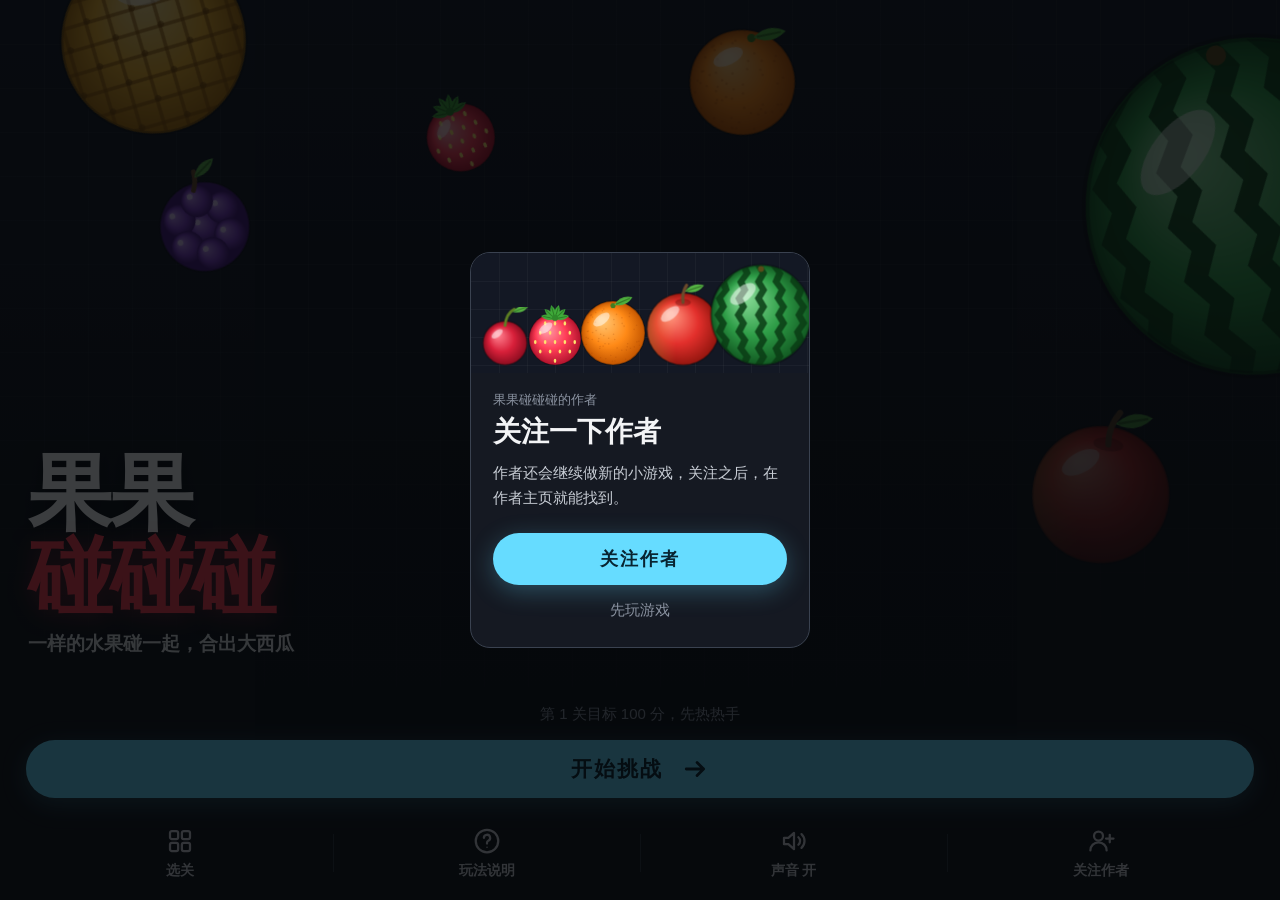
<file: fruit-merge/index.html>
<!DOCTYPE html>
<html lang="zh-CN">
<head>
<meta charset="UTF-8" />
<meta name="viewport"
      content="width=device-width, initial-scale=1.0, maximum-scale=1.0, user-scalable=no, viewport-fit=cover" />
<title>果果碰碰碰</title>
<link rel="stylesheet" href="./style.css" />
</head>
<body>

<!-- 首页 -->
<section id="home" class="screen">
  <div id="hero">
    <canvas id="hero-cv"></canvas>
    <div class="hero-text">
      <h1><span>果果</span><em>碰碰碰</em></h1>
      <p>一样的水果碰一起，合出大西瓜</p>
    </div>
  </div>
  <div class="home-panel">
    <p id="home-best">最高通关 —</p>
    <button id="btn-start" type="button" class="btn-main">开始挑战<svg class="arrow" viewBox="0 0 24 24"><path d="M3 12h16M13 6l6 6-6 6"/></svg></button>
    <nav class="home-nav">
      <button id="nav-levels" type="button">
        <svg viewBox="0 0 24 24" aria-hidden="true"><rect x="4" y="4" width="6.5" height="6.5" rx="1.5"/><rect x="13.5" y="4" width="6.5" height="6.5" rx="1.5"/><rect x="4" y="13.5" width="6.5" height="6.5" rx="1.5"/><rect x="13.5" y="13.5" width="6.5" height="6.5" rx="1.5"/></svg>
        <span>选关</span>
      </button>
      <button id="nav-help" type="button">
        <svg viewBox="0 0 24 24" aria-hidden="true"><circle cx="12" cy="12" r="9"/><path d="M9.5 9.5a2.5 2.5 0 1 1 3.5 2.3c-.6.3-1 .8-1 1.5v.7"/><circle cx="12" cy="17" r=".6" class="dot"/></svg>
        <span>玩法说明</span>
      </button>
      <button id="nav-sound" type="button">
        <svg viewBox="0 0 24 24" aria-hidden="true"><path d="M4 9.5h3.5L12 5.5v13l-4.5-4H4z"/><path class="wave" d="M15.5 9a4 4 0 0 1 0 6M18 6.5a7.5 7.5 0 0 1 0 11"/><path class="mute" d="M16 9.5l5 5M21 9.5l-5 5"/></svg>
        <span id="sound-label">声音 开</span>
      </button>
      <button id="nav-follow" type="button">
        <svg viewBox="0 0 24 24" aria-hidden="true"><circle cx="10" cy="8" r="3.6"/><path d="M3.5 19.5a6.5 6.5 0 0 1 13 0"/><path class="plus" d="M19 7v6M16 10h6"/></svg>
        <span id="follow-label">关注作者</span>
      </button>
    </nav>
  </div>
</section>

<!-- 游戏 -->
<section id="game" class="screen hidden">
  <header id="bar">
    <button id="btn-back" type="button" aria-label="返回主页">
      <svg viewBox="0 0 24 24" aria-hidden="true"><path d="M14.5 5.5L8 12l6.5 6.5"/></svg>
    </button>
    <div class="bar-mid">
      <div id="level">第 1 关</div>
      <div class="bar-track"><div id="bar-fill"></div></div>
      <div id="progress">0 / 100 分</div>
    </div>
    <button id="btn-restart" type="button" aria-label="重新开始本关">
      <svg viewBox="0 0 24 24" aria-hidden="true"><path d="M5.5 12a6.5 6.5 0 1 0 2-4.7"/><path d="M5 4v4h4"/></svg>
    </button>
  </header>
  <div id="stage"><canvas id="cv"></canvas></div>
</section>

<!-- 结算 -->
<div id="overlay" class="hidden">
  <div id="sheet">
    <p id="r-kicker"></p>
    <div class="r-score"><strong id="r-num"></strong><span id="r-unit"></span></div>
    <div class="r-card">
      <span id="r-tag"></span>
      <h2 id="r-title"></h2>
      <p id="r-sub"></p>
      <dl id="r-stats"></dl>
      <div class="r-track"><div id="r-fill"></div></div>
      <p id="r-hint"></p>
    </div>
    <button id="r-main" type="button" class="btn-main"></button>
    <p id="r-note"></p>
    <button id="r-second" type="button" class="btn-line"></button>
    <button id="r-third" type="button" class="btn-text"></button>
  </div>
</div>

<!-- 弹框 -->
<div id="dialog" class="hidden">
  <div id="dlg-box">
    <div id="dlg-art"></div>
    <p id="dlg-kicker"></p>
    <h3 id="dlg-title"></h3>
    <div id="dlg-body"></div>
    <button id="dlg-main" type="button" class="btn-main"></button>
    <button id="dlg-second" type="button" class="btn-text"></button>
  </div>
</div>

<div id="toast" class="hidden"></div>

<script src="./matter.min.js"></script>
<script src="./game.js"></script>
</body>
</html>
</file>
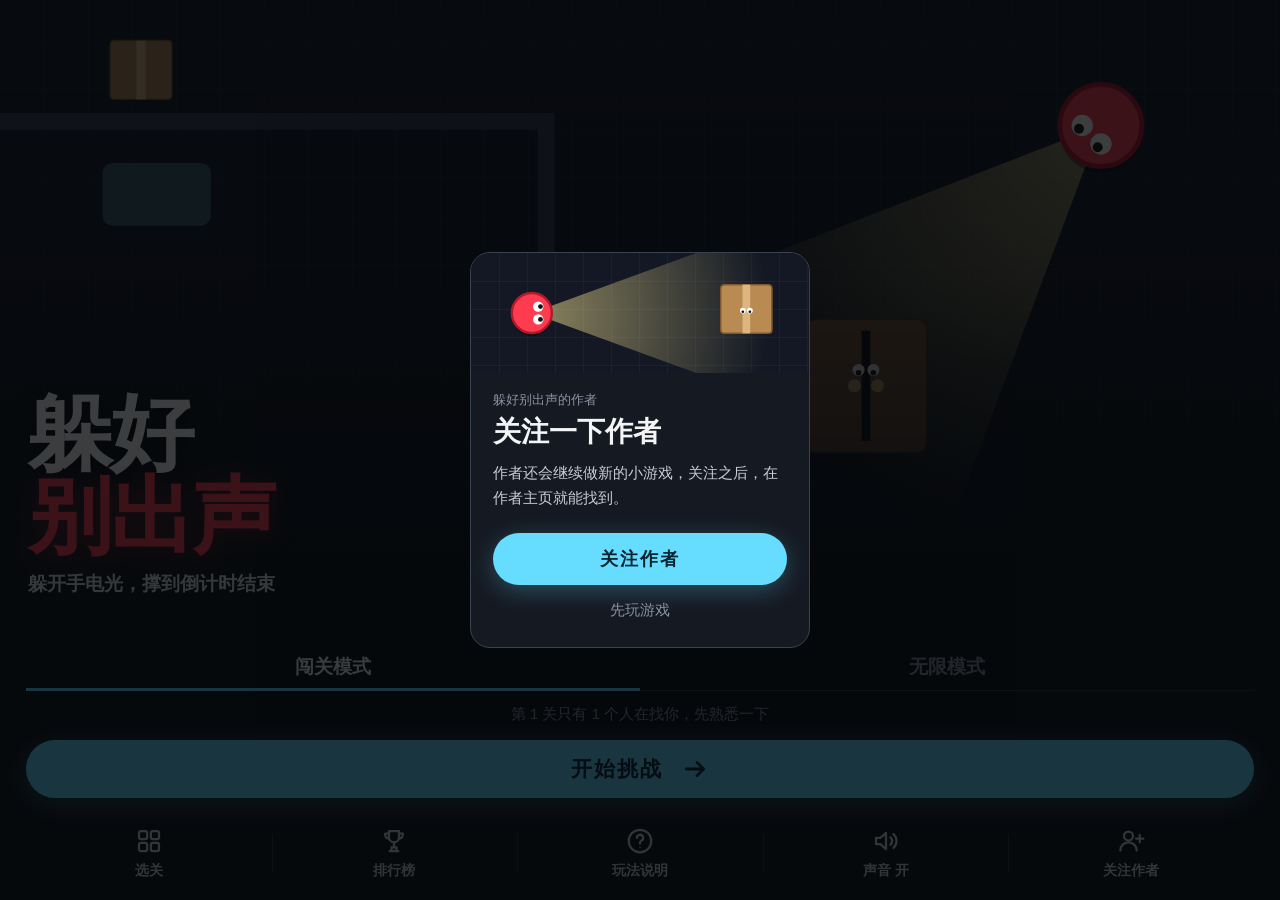
<file: hide-seek/index.html>
<!DOCTYPE html>
<html lang="zh-CN">
<head>
<meta charset="UTF-8" />
<meta name="viewport"
      content="width=device-width, initial-scale=1.0, maximum-scale=1.0, user-scalable=no, viewport-fit=cover" />
<title>躲好别出声</title>
<link rel="stylesheet" href="./style.css" />
</head>
<body>

<!-- 首页 -->
<section id="home" class="screen">
  <div id="hero">
    <canvas id="hero-cv"></canvas>
    <div class="hero-text">
      <h1><span>躲好</span><em>别出声</em></h1>
      <p>躲开手电光，撑到倒计时结束</p>
    </div>
  </div>
  <div class="home-panel">
    <div class="mode-tabs">
      <button id="tab-level" type="button" data-mode="level">闯关模式</button>
      <button id="tab-endless" type="button" data-mode="endless">无限模式</button>
    </div>
    <p id="home-best">最高通关 —</p>
    <button id="btn-start" type="button" class="btn-main">开始挑战<svg class="arrow" viewBox="0 0 24 24"><path d="M3 12h16M13 6l6 6-6 6"/></svg></button>
    <nav class="home-nav">
      <button id="nav-levels" type="button">
        <svg viewBox="0 0 24 24" aria-hidden="true"><rect x="4" y="4" width="6.5" height="6.5" rx="1.5"/><rect x="13.5" y="4" width="6.5" height="6.5" rx="1.5"/><rect x="4" y="13.5" width="6.5" height="6.5" rx="1.5"/><rect x="13.5" y="13.5" width="6.5" height="6.5" rx="1.5"/></svg>
        <span>选关</span>
      </button>
      <button id="nav-rank" type="button">
        <svg viewBox="0 0 24 24" aria-hidden="true"><path d="M8 4h8v5a4 4 0 0 1-8 0z"/><path d="M8 6H5a3 3 0 0 0 3 4M16 6h3a3 3 0 0 1-3 4"/><path d="M12 13v4M8.5 20h7M10 17h4v3h-4z"/></svg>
        <span>排行榜</span>
      </button>
      <button id="nav-help" type="button">
        <svg viewBox="0 0 24 24" aria-hidden="true"><circle cx="12" cy="12" r="9"/><path d="M9.5 9.5a2.5 2.5 0 1 1 3.5 2.3c-.6.3-1 .8-1 1.5v.7"/><circle cx="12" cy="17" r=".6" class="dot"/></svg>
        <span>玩法说明</span>
      </button>
      <button id="nav-sound" type="button">
        <svg viewBox="0 0 24 24" aria-hidden="true"><path d="M4 9.5h3.5L12 5.5v13l-4.5-4H4z"/><path class="wave" d="M15.5 9a4 4 0 0 1 0 6M18 6.5a7.5 7.5 0 0 1 0 11"/><path class="mute" d="M16 9.5l5 5M21 9.5l-5 5"/></svg>
        <span id="sound-label">声音 开</span>
      </button>
      <button id="nav-follow" type="button">
        <svg viewBox="0 0 24 24" aria-hidden="true"><circle cx="10" cy="8" r="3.6"/><path d="M3.5 19.5a6.5 6.5 0 0 1 13 0"/><path class="plus" d="M19 7v6M16 10h6"/></svg>
        <span id="follow-label">关注作者</span>
      </button>
    </nav>
  </div>
</section>

<!-- 游戏 -->
<section id="game" class="screen hidden">
  <header id="bar">
    <button id="btn-back" type="button" aria-label="返回主页">
      <svg viewBox="0 0 24 24" aria-hidden="true"><path d="M14.5 5.5L8 12l6.5 6.5"/></svg>
    </button>
    <div class="bar-mid">
      <div id="level">第 1 关</div>
      <div class="bar-track"><div id="bar-fill"></div></div>
      <div id="progress">还要躲 0 秒</div>
    </div>
    <button id="btn-restart" type="button" aria-label="重新开始本关">
      <svg viewBox="0 0 24 24" aria-hidden="true"><path d="M5.5 12a6.5 6.5 0 1 0 2-4.7"/><path d="M5 4v4h4"/></svg>
    </button>
  </header>
  <div id="stage"><canvas id="cv"></canvas></div>
</section>

<!-- 结算 -->
<div id="overlay" class="hidden">
  <div id="sheet">
    <p id="r-kicker"></p>
    <div class="r-score"><strong id="r-num"></strong><span id="r-unit"></span></div>
    <div class="r-card">
      <span id="r-tag"></span>
      <h2 id="r-title"></h2>
      <p id="r-sub"></p>
      <dl id="r-stats"></dl>
      <div class="r-track"><div id="r-fill"></div></div>
      <p id="r-hint"></p>
    </div>
    <button id="r-main" type="button" class="btn-main"></button>
    <p id="r-note"></p>
    <button id="r-second" type="button" class="btn-line"></button>
    <button id="r-third" type="button" class="btn-text"></button>
    <button id="r-fourth" type="button" class="btn-text"></button>
  </div>
</div>

<!-- 弹框 -->
<div id="dialog" class="hidden">
  <div id="dlg-box">
    <div id="dlg-art"></div>
    <p id="dlg-kicker"></p>
    <h3 id="dlg-title"></h3>
    <div id="dlg-body"></div>
    <button id="dlg-main" type="button" class="btn-main"></button>
    <button id="dlg-second" type="button" class="btn-text"></button>
  </div>
</div>

<div id="toast" class="hidden"></div>

<script src="./game.js"></script>
</body>
</html>
</file>
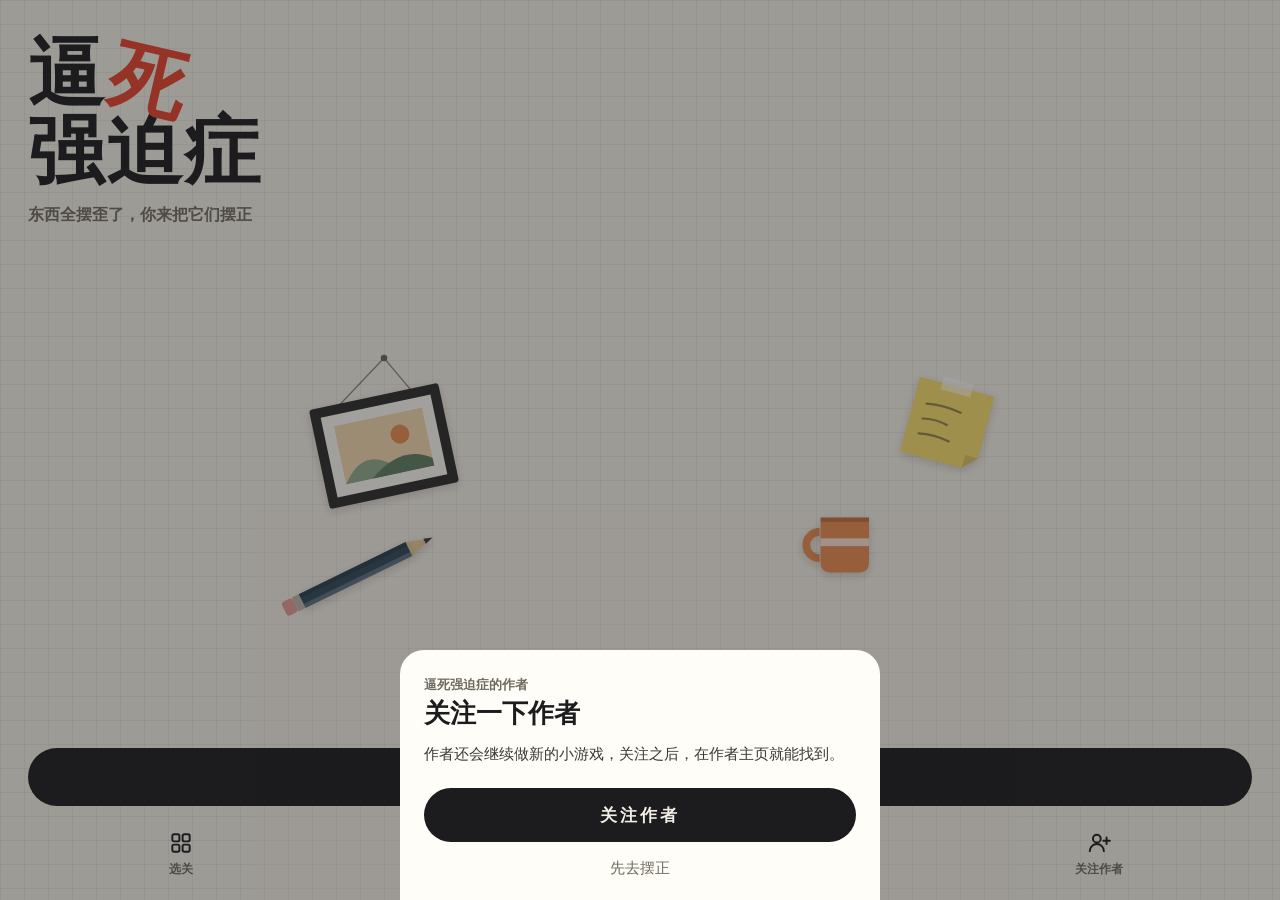
<file: neat-freak/index.html>
<!DOCTYPE html>
<html lang="zh-CN">
<head>
<meta charset="UTF-8" />
<meta name="viewport"
      content="width=device-width, initial-scale=1.0, maximum-scale=1.0, user-scalable=no, viewport-fit=cover" />
<title>逼死强迫症</title>
<link rel="stylesheet" href="./style.css" />
</head>
<body>

<!-- 首页 -->
<section id="home" class="screen">
  <canvas id="hero-cv"></canvas>
  <div class="home-top">
    <h1><span>逼<button id="crook" type="button" aria-label="把这个字摆正">死</button></span><span>强迫症</span></h1>
    <p id="crook-note">东西全摆歪了，你来把它们摆正</p>
  </div>
  <div class="home-panel">
    <p id="home-best"></p>
    <button id="btn-start" type="button" class="btn-main">开始摆正</button>
    <nav class="home-nav">
      <button id="nav-levels" type="button">
        <svg viewBox="0 0 24 24" aria-hidden="true"><rect x="4" y="4" width="6.5" height="6.5" rx="1.5"/><rect x="13.5" y="4" width="6.5" height="6.5" rx="1.5"/><rect x="4" y="13.5" width="6.5" height="6.5" rx="1.5"/><rect x="13.5" y="13.5" width="6.5" height="6.5" rx="1.5"/></svg>
        <span>选关</span>
      </button>
      <button id="nav-help" type="button">
        <svg viewBox="0 0 24 24" aria-hidden="true"><circle cx="12" cy="12" r="9"/><path d="M9.5 9.5a2.5 2.5 0 1 1 3.5 2.3c-.6.3-1 .8-1 1.5v.7"/><circle cx="12" cy="17" r=".6" class="dot"/></svg>
        <span>玩法</span>
      </button>
      <button id="nav-sound" type="button">
        <svg viewBox="0 0 24 24" aria-hidden="true"><path d="M4 9.5h3.5L12 5.5v13l-4.5-4H4z"/><path class="wave" d="M15.5 9a4 4 0 0 1 0 6M18 6.5a7.5 7.5 0 0 1 0 11"/><path class="mute" d="M16 9.5l5 5M21 9.5l-5 5"/></svg>
        <span id="sound-label">声音</span>
      </button>
      <button id="nav-follow" type="button">
        <svg viewBox="0 0 24 24" aria-hidden="true"><circle cx="10" cy="8" r="3.6"/><path d="M3.5 19.5a6.5 6.5 0 0 1 13 0"/><path class="plus" d="M19 7v6M16 10h6"/></svg>
        <span id="follow-label">关注作者</span>
      </button>
    </nav>
  </div>
</section>

<!-- 游戏 -->
<section id="game" class="screen hidden">
  <header id="bar">
    <button id="btn-back" type="button" class="round" aria-label="返回主页">
      <svg viewBox="0 0 24 24" aria-hidden="true"><path d="M14.5 5.5L8 12l6.5 6.5"/></svg>
    </button>
    <div class="bar-mid">
      <div id="level">第 1 关</div>
      <div id="progress"></div>
    </div>
    <button id="btn-hint" type="button" class="round" aria-label="提示">
      <svg viewBox="0 0 24 24" aria-hidden="true"><path d="M9 18h6M10 21h4"/><path d="M12 3a6 6 0 0 0-3.5 10.9c.6.4 1 1.1 1 1.8V16h5v-.3c0-.7.4-1.4 1-1.8A6 6 0 0 0 12 3z"/></svg>
    </button>
    <button id="btn-restart" type="button" class="round" aria-label="重来">
      <svg viewBox="0 0 24 24" aria-hidden="true"><path d="M5.5 12a6.5 6.5 0 1 0 2-4.7"/><path d="M5 4v4h4"/></svg>
    </button>
  </header>
  <div id="stage"><canvas id="cv"></canvas></div>
  <p id="tip"></p>
</section>

<!-- 结算：白色抽屉从下面升起，上面露出摆整齐的画面 -->
<div id="overlay" class="hidden">
  <div id="sheet">
    <p id="r-kicker"></p>
    <h2 id="r-title"></h2>
    <p id="r-sub"></p>
    <div class="r-time"><strong id="r-num"></strong><span>秒</span><em id="r-best"></em></div>
    <button id="r-main" type="button" class="btn-main"></button>
    <div class="r-links">
      <button id="r-share" type="button">晒一下</button>
      <button id="r-again" type="button">再玩一次</button>
      <button id="r-home" type="button">返回主页</button>
    </div>
  </div>
</div>

<!-- 弹框 -->
<div id="dialog" class="hidden">
  <div id="dlg-box">
    <p id="dlg-kicker"></p>
    <h3 id="dlg-title"></h3>
    <div id="dlg-body"></div>
    <button id="dlg-main" type="button" class="btn-main"></button>
    <button id="dlg-second" type="button" class="btn-text"></button>
  </div>
</div>

<div id="toast" class="hidden"></div>

<script src="./game.js"></script>
</body>
</html>
</file>
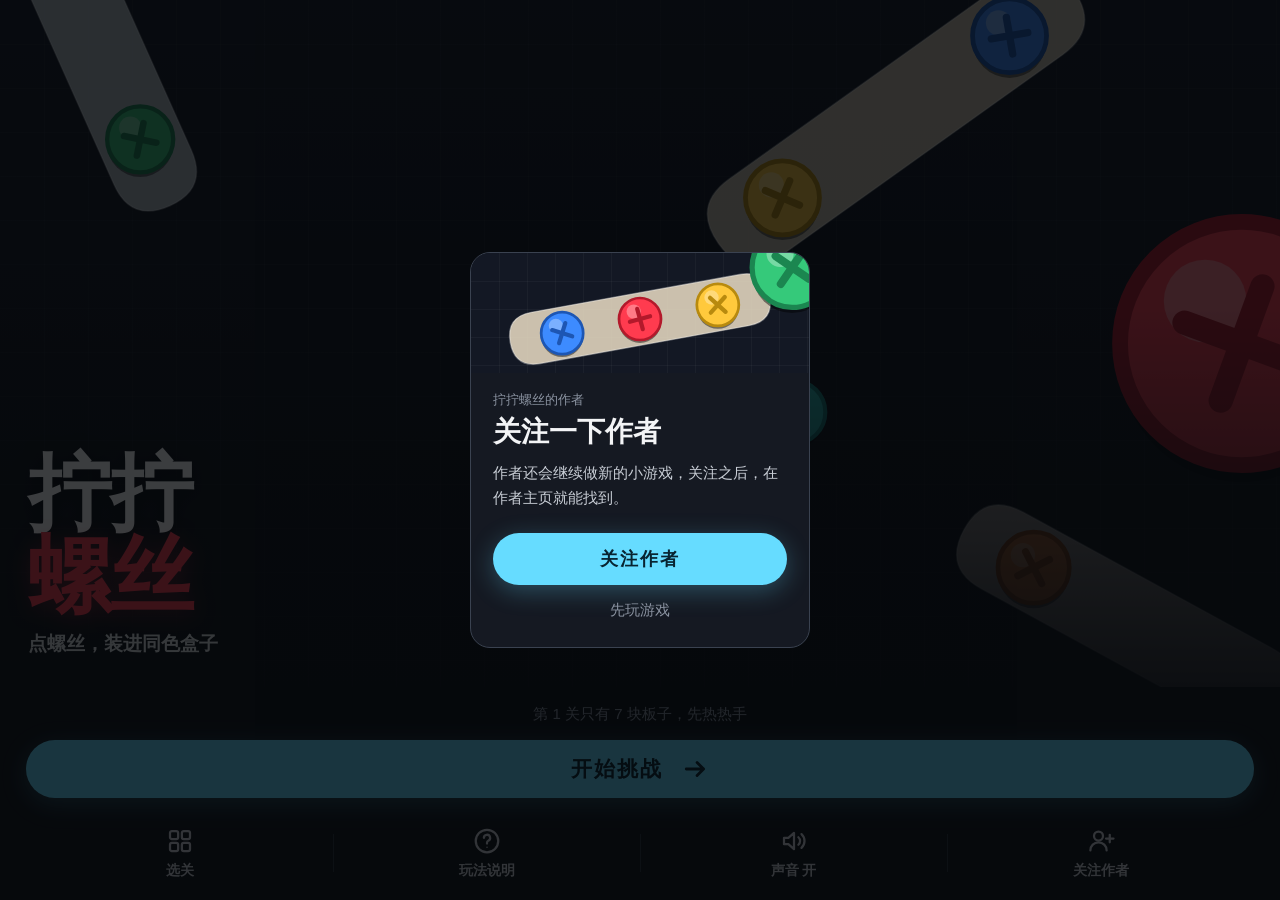
<file: screw-jam/index.html>
<!DOCTYPE html>
<html lang="zh-CN">
<head>
<meta charset="UTF-8" />
<meta name="viewport"
      content="width=device-width, initial-scale=1.0, maximum-scale=1.0, user-scalable=no, viewport-fit=cover" />
<title>拧拧螺丝</title>
<link rel="stylesheet" href="./style.css" />
</head>
<body>

<!-- 首页 -->
<section id="home" class="screen">
  <div id="hero">
    <canvas id="hero-cv"></canvas>
    <div class="hero-text">
      <h1><span>拧拧</span><em>螺丝</em></h1>
      <p>点螺丝，装进同色盒子</p>
    </div>
  </div>
  <div class="home-panel">
    <p id="home-best">最高通关 —</p>
    <button id="btn-start" type="button" class="btn-main">开始第 1 关<svg class="arrow" viewBox="0 0 24 24"><path d="M3 12h16M13 6l6 6-6 6"/></svg></button>
    <nav class="home-nav">
      <button id="nav-levels" type="button">
        <svg viewBox="0 0 24 24" aria-hidden="true"><rect x="4" y="4" width="6.5" height="6.5" rx="1.5"/><rect x="13.5" y="4" width="6.5" height="6.5" rx="1.5"/><rect x="4" y="13.5" width="6.5" height="6.5" rx="1.5"/><rect x="13.5" y="13.5" width="6.5" height="6.5" rx="1.5"/></svg>
        <span>选关</span>
      </button>
      <button id="nav-help" type="button">
        <svg viewBox="0 0 24 24" aria-hidden="true"><circle cx="12" cy="12" r="9"/><path d="M9.5 9.5a2.5 2.5 0 1 1 3.5 2.3c-.6.3-1 .8-1 1.5v.7"/><circle cx="12" cy="17" r=".6" class="dot"/></svg>
        <span>玩法说明</span>
      </button>
      <button id="nav-sound" type="button">
        <svg viewBox="0 0 24 24" aria-hidden="true"><path d="M4 9.5h3.5L12 5.5v13l-4.5-4H4z"/><path class="wave" d="M15.5 9a4 4 0 0 1 0 6M18 6.5a7.5 7.5 0 0 1 0 11"/><path class="mute" d="M16 9.5l5 5M21 9.5l-5 5"/></svg>
        <span id="sound-label">声音 开</span>
      </button>
      <button id="nav-follow" type="button">
        <svg viewBox="0 0 24 24" aria-hidden="true"><circle cx="10" cy="8" r="3.6"/><path d="M3.5 19.5a6.5 6.5 0 0 1 13 0"/><path class="plus" d="M19 7v6M16 10h6"/></svg>
        <span id="follow-label">关注作者</span>
      </button>
    </nav>
  </div>
</section>

<!-- 游戏 -->
<section id="game" class="screen hidden">
  <header id="bar">
    <button id="btn-back" type="button" aria-label="返回主页">
      <svg viewBox="0 0 24 24" aria-hidden="true"><path d="M14.5 5.5L8 12l6.5 6.5"/></svg>
    </button>
    <div class="bar-mid">
      <div id="level">第 1 关</div>
      <div id="progress">拧下 0 / 0</div>
    </div>
    <button id="btn-restart" type="button" aria-label="重新开始本关">
      <svg viewBox="0 0 24 24" aria-hidden="true"><path d="M5.5 12a6.5 6.5 0 1 0 2-4.7"/><path d="M5 4v4h4"/></svg>
    </button>
  </header>
  <div id="stage"><canvas id="cv"></canvas></div>
</section>

<!-- 结算 -->
<div id="overlay" class="hidden">
  <div id="sheet">
    <p id="r-kicker"></p>
    <div class="r-score"><strong id="r-num"></strong><span id="r-unit"></span></div>
    <div class="r-card">
      <span id="r-tag"></span>
      <h2 id="r-title"></h2>
      <p id="r-sub"></p>
      <dl id="r-stats"></dl>
      <div class="r-track"><div id="r-fill"></div></div>
      <p id="r-hint"></p>
    </div>
    <button id="r-main" type="button" class="btn-main"></button>
    <p id="r-note"></p>
    <button id="r-second" type="button" class="btn-line"></button>
    <button id="r-third" type="button" class="btn-text"></button>
  </div>
</div>

<!-- 弹框 -->
<div id="dialog" class="hidden">
  <div id="dlg-box">
    <div id="dlg-art"></div>
    <p id="dlg-kicker"></p>
    <h3 id="dlg-title"></h3>
    <div id="dlg-body"></div>
    <button id="dlg-main" type="button" class="btn-main"></button>
    <button id="dlg-second" type="button" class="btn-text"></button>
  </div>
</div>

<div id="toast" class="hidden"></div>

<script src="./game.js"></script>
</body>
</html>
</file>
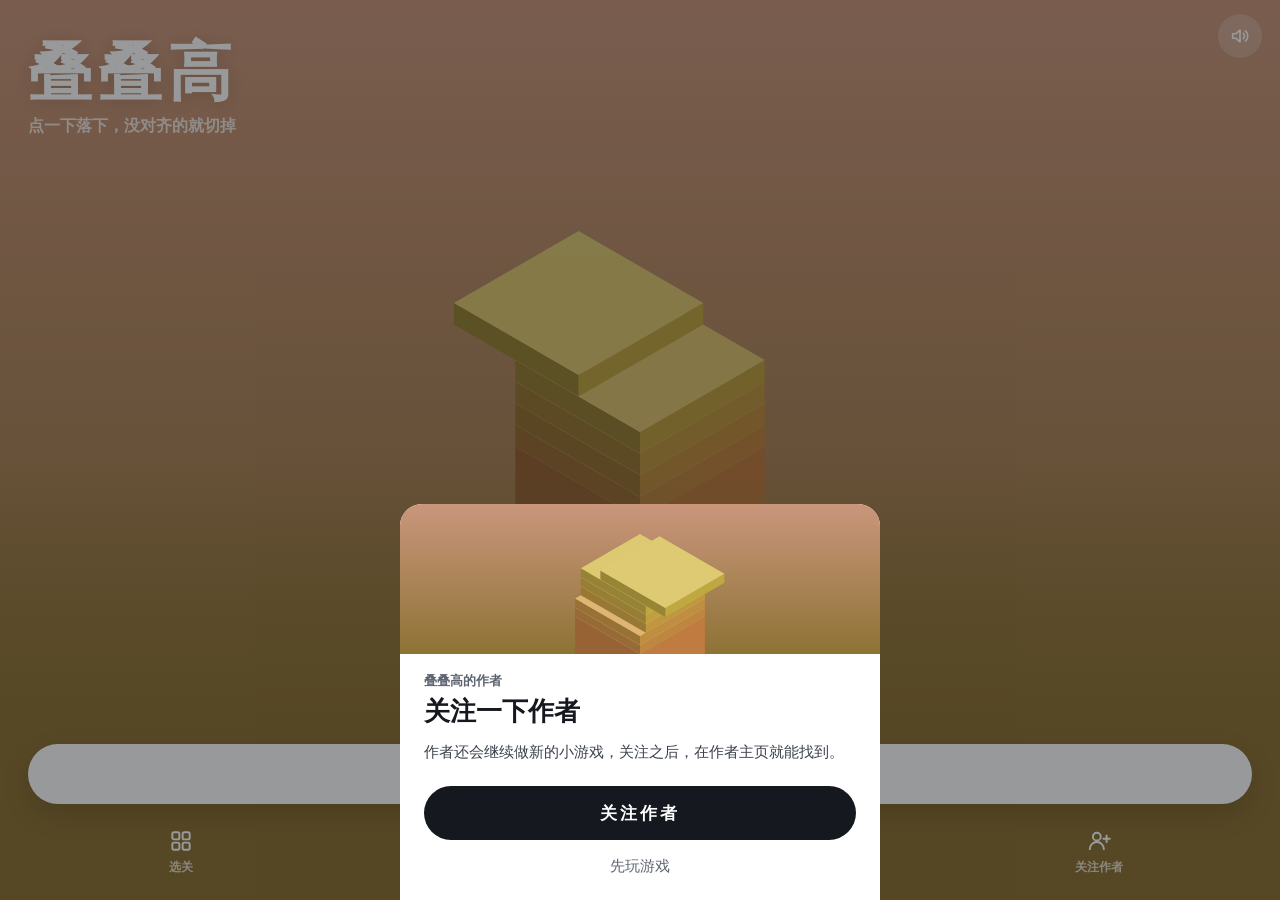
<file: stack-tower/index.html>
<!DOCTYPE html>
<html lang="zh-CN">
<head>
<meta charset="UTF-8" />
<meta name="viewport"
      content="width=device-width, initial-scale=1.0, maximum-scale=1.0, user-scalable=no, viewport-fit=cover" />
<title>叠叠高</title>
<link rel="stylesheet" href="./style.css" />
</head>
<body>

<!-- 首页：整屏是一座自己在叠的塔 -->
<section id="home" class="screen">
  <canvas id="hero-cv"></canvas>
  <button id="btn-sound" type="button" class="round" aria-label="声音开关">
    <svg viewBox="0 0 24 24" aria-hidden="true"><path d="M4 9.5h3.5L12 5.5v13l-4.5-4H4z"/><path class="wave" d="M15.5 9a4 4 0 0 1 0 6M18 6.5a7.5 7.5 0 0 1 0 11"/><path class="mute" d="M16 9.5l5 5M21 9.5l-5 5"/></svg>
  </button>
  <div class="home-top">
    <h1>叠叠高</h1>
    <p>点一下落下，没对齐的就切掉</p>
  </div>
  <div class="home-panel">
    <div class="mode-tabs">
      <button id="tab-level" type="button" data-mode="level">闯关</button>
      <button id="tab-endless" type="button" data-mode="endless">无限</button>
    </div>
    <p id="home-best">—</p>
    <button id="btn-start" type="button" class="btn-main">开始</button>
    <nav class="home-nav">
      <button id="nav-levels" type="button">
        <svg viewBox="0 0 24 24" aria-hidden="true"><rect x="4" y="4" width="6.5" height="6.5" rx="1.5"/><rect x="13.5" y="4" width="6.5" height="6.5" rx="1.5"/><rect x="4" y="13.5" width="6.5" height="6.5" rx="1.5"/><rect x="13.5" y="13.5" width="6.5" height="6.5" rx="1.5"/></svg>
        <span>选关</span>
      </button>
      <button id="nav-rank" type="button">
        <svg viewBox="0 0 24 24" aria-hidden="true"><path d="M8 4h8v5a4 4 0 0 1-8 0z"/><path d="M8 6H5a3 3 0 0 0 3 4M16 6h3a3 3 0 0 1-3 4"/><path d="M12 13v4M8.5 20h7M10 17h4v3h-4z"/></svg>
        <span>排行榜</span>
      </button>
      <button id="nav-help" type="button">
        <svg viewBox="0 0 24 24" aria-hidden="true"><circle cx="12" cy="12" r="9"/><path d="M9.5 9.5a2.5 2.5 0 1 1 3.5 2.3c-.6.3-1 .8-1 1.5v.7"/><circle cx="12" cy="17" r=".6" class="dot"/></svg>
        <span>玩法</span>
      </button>
      <button id="nav-follow" type="button">
        <svg viewBox="0 0 24 24" aria-hidden="true"><circle cx="10" cy="8" r="3.6"/><path d="M3.5 19.5a6.5 6.5 0 0 1 13 0"/><path class="plus" d="M19 7v6M16 10h6"/></svg>
        <span id="follow-label">关注作者</span>
      </button>
    </nav>
  </div>
</section>

<!-- 游戏 -->
<section id="game" class="screen hidden">
  <header id="bar">
    <button id="btn-back" type="button" class="round" aria-label="返回主页">
      <svg viewBox="0 0 24 24" aria-hidden="true"><path d="M14.5 5.5L8 12l6.5 6.5"/></svg>
    </button>
    <div class="bar-mid">
      <div id="level">第 1 关</div>
      <div class="bar-track"><div id="bar-fill"></div></div>
      <div id="progress">最佳 0 层</div>
    </div>
    <button id="btn-restart" type="button" class="round" aria-label="重新开始本关">
      <svg viewBox="0 0 24 24" aria-hidden="true"><path d="M5.5 12a6.5 6.5 0 1 0 2-4.7"/><path d="M5 4v4h4"/></svg>
    </button>
  </header>
  <div id="stage"><canvas id="cv"></canvas></div>
</section>

<!-- 结算：不挡塔，上面是成绩，下面是按钮，中间露出整座塔 -->
<div id="overlay" class="hidden">
  <div id="sheet">
    <div class="r-top">
      <p class="r-head"><span id="r-kicker"></span><span id="r-tag"></span></p>
      <div class="r-score"><strong id="r-num"></strong><span id="r-unit"></span></div>
      <h2 id="r-title"></h2>
      <p id="r-sub"></p>
    </div>
    <div class="r-gap"></div>
    <div class="r-bottom">
      <dl id="r-stats"></dl>
      <div class="r-track"><div id="r-fill"></div></div>
      <p id="r-hint"></p>
      <button id="r-main" type="button" class="btn-main"></button>
      <p id="r-note"></p>
      <div class="r-links">
        <button id="r-second" type="button"></button>
        <button id="r-third" type="button"></button>
        <button id="r-fourth" type="button"></button>
      </div>
    </div>
  </div>
</div>

<!-- 弹框 -->
<div id="dialog" class="hidden">
  <div id="dlg-box">
    <div id="dlg-art"></div>
    <p id="dlg-kicker"></p>
    <h3 id="dlg-title"></h3>
    <div id="dlg-body"></div>
    <button id="dlg-main" type="button" class="btn-main"></button>
    <button id="dlg-second" type="button" class="btn-text"></button>
  </div>
</div>

<div id="toast" class="hidden"></div>

<script src="./game.js"></script>
</body>
</html>
</file>
<file: fruit-merge/style.css>
*, *::before, *::after { box-sizing: border-box; margin: 0; padding: 0; }

:root {
  --bg: #0d1016;
  --panel: #151922;
  --raise: #1c212c;
  --line: #2a303c;
  --ink: #f3f4f6;
  --muted: #8b93a1;
  --cyan: #66dcff;
  --cyan-ink: #082431;
  --red: #ff3b4f;
  --safe-top: var(--safe-area-inset-top, env(safe-area-inset-top, 0px));
  --top-inset: var(--safe-top);
  --safe-bottom: var(--safe-area-inset-bottom, env(safe-area-inset-bottom, 0px));
}

html, body { width: 100%; height: 100%; overflow: hidden; background: var(--bg); }

body {
  color: var(--ink);
  font-family: -apple-system, BlinkMacSystemFont, "PingFang SC", "Hiragino Sans GB",
               "Source Han Sans SC", "Noto Sans CJK SC", "Microsoft YaHei", sans-serif;
  -webkit-font-smoothing: antialiased;
  -webkit-tap-highlight-color: transparent;
  -webkit-user-select: none;
  user-select: none;
  -webkit-touch-callout: none;
}

button { font: inherit; color: inherit; border: 0; background: none; cursor: pointer; }
button:active { opacity: 0.75; }

svg {
  fill: none;
  stroke: currentColor;
  stroke-width: 1.8;
  stroke-linecap: round;
  stroke-linejoin: round;
}
svg .dot { fill: currentColor; stroke: none; }

.hidden { display: none !important; }

.screen {
  position: absolute;
  left: 0; right: 0; top: 0; bottom: 0;
  display: flex;
  flex-direction: column;
}

/* ---------- 按钮 ---------- */
.btn-main {
  display: flex;
  align-items: center;
  justify-content: center;
  width: 100%;
  height: 58px;
  border-radius: 29px;
  background: var(--cyan);
  color: var(--cyan-ink);
  font-size: 21px;
  font-weight: 800;
  letter-spacing: 2px;
  box-shadow: 0 6px 24px rgba(102, 220, 255, 0.28);
}
.btn-main[disabled] { opacity: 0.55; }

.arrow {
  width: 26px;
  height: 26px;
  margin-left: 20px;
  stroke-width: 2.6;
}

.btn-line {
  display: block;
  width: 100%;
  height: 52px;
  margin-top: 12px;
  border-radius: 26px;
  border: 1.5px solid #3a4250;
  font-size: 17px;
  font-weight: 600;
  color: #c9ced6;
}

.btn-text {
  display: block;
  width: 100%;
  height: 44px;
  margin-top: 4px;
  font-size: 15px;
  color: var(--muted);
}

/* ---------- 首页 ---------- */
#hero { position: relative; flex: 1; overflow: hidden; }
#hero-cv { position: absolute; left: 0; top: 0; display: block; }

.hero-text {
  position: absolute;
  left: 28px;
  bottom: 30px;
  right: 28px;
}

.hero-text h1 {
  font-size: 84px;
  line-height: 0.98;
  font-weight: 900;
  letter-spacing: -2px;
}
.hero-text h1 span, .hero-text h1 em { display: block; font-style: normal; }
.hero-text h1 span { color: #fff; text-shadow: 0 4px 18px rgba(0, 0, 0, 0.6); }
.hero-text h1 em { color: var(--red); text-shadow: 0 4px 22px rgba(255, 59, 79, 0.35); }

.hero-text p {
  margin-top: 14px;
  font-size: 19px;
  font-weight: 700;
  color: #e6e8eb;
}

.home-panel {
  flex: 0 0 auto;
  padding: 18px 26px 0;
  padding-bottom: calc(14px + var(--safe-bottom));
  background: var(--bg);
}

#home-best {
  text-align: center;
  font-size: 15px;
  color: var(--muted);
  margin-bottom: 16px;
}
#home-best b { color: var(--ink); font-weight: 700; }

.home-nav {
  display: flex;
  margin-top: 22px;
}
.home-nav button {
  flex: 1;
  display: flex;
  flex-direction: column;
  align-items: center;
  padding: 6px 0;
  color: #d5d9df;
  font-size: 14px;
  font-weight: 600;
  position: relative;
}
.home-nav button + button::before {
  content: "";
  position: absolute;
  left: 0; top: 14px; bottom: 14px;
  width: 1px;
  background: var(--line);
}
.home-nav svg { width: 30px; height: 30px; margin-bottom: 6px; }
.home-nav .mute { display: none; }
.home-nav .muted .wave { display: none; }
.home-nav .muted .mute { display: inline; }
.home-nav .followed { color: var(--muted); }
.home-nav .followed .plus { display: none; }

/* ---------- 游戏页 ---------- */
#bar {
  flex: 0 0 auto;
  display: flex;
  align-items: center;
  padding: 0 12px;
  padding-top: var(--top-inset);
  height: calc(60px + var(--top-inset));
}

#bar > button {
  width: 42px;
  height: 42px;
  border-radius: 21px;
  background: var(--raise);
  display: flex;
  align-items: center;
  justify-content: center;
}
#bar > button svg { width: 22px; height: 22px; }

.bar-mid { flex: 1; text-align: center; }
#level { font-size: 20px; font-weight: 800; letter-spacing: 1px; }
#progress { margin-top: 3px; font-size: 12px; color: var(--muted); }

.bar-track {
  width: 150px;
  height: 6px;
  margin: 5px auto 0;
  border-radius: 3px;
  background: var(--raise);
  overflow: hidden;
}
#bar-fill { height: 100%; width: 0; border-radius: 3px; background: var(--cyan); -webkit-transition: width .25s; transition: width .25s; }

#stage {
  flex: 1;
  position: relative;
  touch-action: none;
  margin-bottom: var(--safe-bottom);
}
#cv { position: absolute; left: 0; top: 0; display: block; }

/* ---------- 结算 ---------- */
#overlay {
  position: fixed;
  left: 0; right: 0; top: 0; bottom: 0;
  background: rgba(5, 7, 10, 0.88);
  z-index: 10;
  overflow-y: auto;
  -webkit-overflow-scrolling: touch;
}

#sheet {
  max-width: 480px;
  margin: 0 auto;
  padding: 0 22px;
  padding-top: calc(28px + var(--top-inset));
  padding-bottom: calc(22px + var(--safe-bottom));
}

#r-kicker { font-size: 20px; font-weight: 800; color: #fff; }

.r-score { margin-top: 2px; display: flex; align-items: baseline; }
#r-num {
  font-size: 92px;
  line-height: 1;
  font-weight: 900;
  font-style: italic;
  letter-spacing: -2px;
  color: #fff;
  text-shadow: 4px 4px 0 var(--red);
}
#r-unit { margin-left: 10px; font-size: 22px; font-weight: 800; color: #d5d9df; }

.r-card {
  position: relative;
  margin-top: 28px;
  padding: 26px 20px 18px;
  border: 1.5px solid #3a4250;
  border-radius: 6px;
  background: var(--panel);
}

#r-tag {
  position: absolute;
  left: 16px;
  top: -16px;
  height: 32px;
  line-height: 32px;
  padding: 0 18px;
  background: #3a4250;
  font-size: 16px;
  font-weight: 800;
  -webkit-transform: skewX(-12deg);
  transform: skewX(-12deg);
}

#r-title { font-size: 44px; line-height: 1.1; font-weight: 900; letter-spacing: 1px; }
#r-sub { margin-top: 8px; font-size: 15px; color: #c9ced6; }

#r-stats { margin-top: 14px; }
#r-stats div {
  display: flex;
  justify-content: space-between;
  align-items: baseline;
  padding: 11px 0;
  border-bottom: 1px solid var(--line);
}
#r-stats dt { font-size: 16px; color: #c9ced6; }
#r-stats dd { font-size: 26px; font-weight: 800; color: var(--cyan); }

.r-track {
  margin-top: 18px;
  height: 12px;
  border-radius: 6px;
  background: #0b0e13;
  border: 1px solid var(--line);
  overflow: hidden;
}
#r-fill { height: 100%; width: 0; background: var(--cyan); border-radius: 6px; }
#r-hint { margin-top: 10px; text-align: center; font-size: 15px; font-weight: 600; color: #c9ced6; }

#r-main { margin-top: 26px; }
#r-note { margin-top: 10px; text-align: center; font-size: 13px; color: var(--muted); min-height: 18px; }

/* ---------- 弹框 ---------- */
#dialog {
  position: fixed;
  left: 0; right: 0; top: 0; bottom: 0;
  background: rgba(5, 7, 10, 0.78);
  z-index: 15;
  display: flex;
  align-items: center;
  justify-content: center;
  padding: 24px;
}

#dlg-box {
  width: 100%;
  max-width: 340px;
  background: var(--panel);
  border: 1.5px solid #3a4250;
  border-radius: 20px;
  padding: 0 22px 14px;
  overflow: hidden;
}

#dlg-art {
  height: 120px;
  margin: 0 -22px 18px;
  position: relative;
  overflow: hidden;
}
#dlg-art canvas { display: block; }

#dlg-kicker { font-size: 13px; color: var(--muted); }
#dlg-title { margin-top: 4px; font-size: 28px; font-weight: 900; }
#dlg-body { margin-top: 10px; font-size: 15px; line-height: 1.65; color: #c9ced6; }
#dlg-body ol { padding-left: 1.2em; }
#dlg-body li + li { margin-top: 6px; }
#dlg-main { margin-top: 22px; height: 52px; font-size: 18px; }

/* ---------- 提示 ---------- */
#toast {
  position: fixed;
  left: 50%;
  top: 42%;
  -webkit-transform: translateX(-50%);
  transform: translateX(-50%);
  max-width: 80%;
  padding: 11px 18px;
  border-radius: 10px;
  background: rgba(243, 244, 246, 0.95);
  color: #0d1016;
  font-size: 14px;
  font-weight: 600;
  text-align: center;
  z-index: 20;
}

/* 选关 */
.lv-grid { display: flex; flex-wrap: wrap; margin: 4px -4px 0; }
.lv-grid button {
  width: calc(20% - 8px);
  margin: 4px;
  height: 52px;
  border-radius: 10px;
  background: var(--raise);
  border: 1.5px solid var(--line);
  display: flex;
  flex-direction: column;
  align-items: center;
  justify-content: center;
  font-size: 19px;
  font-weight: 800;
  color: var(--ink);
}
.lv-grid button small { font-size: 10px; font-weight: 600; color: var(--muted); margin-top: 1px; }
.lv-grid button.done small { color: var(--cyan); }
.lv-grid button.current { border-color: var(--cyan); }
.lv-grid button.locked { opacity: 0.35; }
.lv-grid button.locked small { color: var(--muted); }

/* ---------- 提示 ---------- */
#toast {
  position: fixed;
  left: 50%;
  top: 42%;
  -webkit-transform: translateX(-50%);
  transform: translateX(-50%);
  max-width: 80%;
  padding: 11px 18px;
  border-radius: 10px;
  background: rgba(243, 244, 246, 0.95);
  color: #0d1016;
  font-size: 14px;
  font-weight: 600;
  text-align: center;
  z-index: 20;
}
</file>
<file: hide-seek/style.css>
*, *::before, *::after { box-sizing: border-box; margin: 0; padding: 0; }

:root {
  --bg: #0d1016;
  --panel: #151922;
  --raise: #1c212c;
  --line: #2a303c;
  --ink: #f3f4f6;
  --muted: #8b93a1;
  --cyan: #66dcff;
  --cyan-ink: #082431;
  --red: #ff3b4f;
  --safe-top: var(--safe-area-inset-top, env(safe-area-inset-top, 0px));
  --top-inset: var(--safe-top);
  --safe-bottom: var(--safe-area-inset-bottom, env(safe-area-inset-bottom, 0px));
}

html, body { width: 100%; height: 100%; overflow: hidden; background: var(--bg); }

body {
  color: var(--ink);
  font-family: -apple-system, BlinkMacSystemFont, "PingFang SC", "Hiragino Sans GB",
               "Source Han Sans SC", "Noto Sans CJK SC", "Microsoft YaHei", sans-serif;
  -webkit-font-smoothing: antialiased;
  -webkit-tap-highlight-color: transparent;
  -webkit-user-select: none;
  user-select: none;
  -webkit-touch-callout: none;
}

button { font: inherit; color: inherit; border: 0; background: none; cursor: pointer; }
button:active { opacity: 0.75; }

svg {
  fill: none;
  stroke: currentColor;
  stroke-width: 1.8;
  stroke-linecap: round;
  stroke-linejoin: round;
}
svg .dot { fill: currentColor; stroke: none; }

.hidden { display: none !important; }

.screen {
  position: absolute;
  left: 0; right: 0; top: 0; bottom: 0;
  display: flex;
  flex-direction: column;
}

/* ---------- 按钮 ---------- */
.btn-main {
  display: flex;
  align-items: center;
  justify-content: center;
  width: 100%;
  height: 58px;
  border-radius: 29px;
  background: var(--cyan);
  color: var(--cyan-ink);
  font-size: 21px;
  font-weight: 800;
  letter-spacing: 2px;
  box-shadow: 0 6px 24px rgba(102, 220, 255, 0.28);
}
.btn-main[disabled] { opacity: 0.55; }

.arrow {
  width: 26px;
  height: 26px;
  margin-left: 20px;
  stroke-width: 2.6;
}

.btn-line {
  display: block;
  width: 100%;
  height: 52px;
  margin-top: 12px;
  border-radius: 26px;
  border: 1.5px solid #3a4250;
  font-size: 17px;
  font-weight: 600;
  color: #c9ced6;
}

.btn-text {
  display: block;
  width: 100%;
  height: 44px;
  margin-top: 4px;
  font-size: 15px;
  color: var(--muted);
}

/* ---------- 首页 ---------- */
#hero { position: relative; flex: 1; overflow: hidden; }
#hero-cv { position: absolute; left: 0; top: 0; display: block; }

.hero-text {
  position: absolute;
  left: 28px;
  bottom: 30px;
  right: 28px;
}

.hero-text h1 {
  font-size: 84px;
  line-height: 0.98;
  font-weight: 900;
  letter-spacing: -2px;
}
.hero-text h1 span, .hero-text h1 em { display: block; font-style: normal; }
.hero-text h1 span { color: #fff; text-shadow: 0 4px 18px rgba(0, 0, 0, 0.6); }
.hero-text h1 em { color: var(--red); text-shadow: 0 4px 22px rgba(255, 59, 79, 0.35); }

.hero-text p {
  margin-top: 14px;
  font-size: 19px;
  font-weight: 700;
  color: #e6e8eb;
}

.home-panel {
  flex: 0 0 auto;
  padding: 18px 26px 0;
  padding-bottom: calc(14px + var(--safe-bottom));
  background: var(--bg);
}

#home-best {
  text-align: center;
  font-size: 15px;
  color: var(--muted);
  margin-bottom: 16px;
}
#home-best b { color: var(--ink); font-weight: 700; }

.home-nav {
  display: flex;
  margin-top: 22px;
}
.home-nav button {
  flex: 1;
  display: flex;
  flex-direction: column;
  align-items: center;
  padding: 6px 0;
  color: #d5d9df;
  font-size: 14px;
  font-weight: 600;
  position: relative;
}
.home-nav button + button::before {
  content: "";
  position: absolute;
  left: 0; top: 14px; bottom: 14px;
  width: 1px;
  background: var(--line);
}
.home-nav svg { width: 30px; height: 30px; margin-bottom: 6px; }
.home-nav .mute { display: none; }
.home-nav .muted .wave { display: none; }
.home-nav .muted .mute { display: inline; }
.home-nav .followed { color: var(--muted); }
.home-nav .followed .plus { display: none; }

/* ---------- 游戏页 ---------- */
#bar {
  flex: 0 0 auto;
  display: flex;
  align-items: center;
  padding: 0 12px;
  padding-top: var(--top-inset);
  height: calc(60px + var(--top-inset));
}

#bar > button {
  width: 42px;
  height: 42px;
  border-radius: 21px;
  background: var(--raise);
  display: flex;
  align-items: center;
  justify-content: center;
}
#bar > button svg { width: 22px; height: 22px; }

.bar-mid { flex: 1; text-align: center; }
#level { font-size: 20px; font-weight: 800; letter-spacing: 1px; }
#progress { margin-top: 3px; font-size: 12px; color: var(--muted); }

.bar-track {
  width: 150px;
  height: 6px;
  margin: 5px auto 0;
  border-radius: 3px;
  background: var(--raise);
  overflow: hidden;
}
#bar-fill { height: 100%; width: 0; border-radius: 3px; background: var(--cyan); -webkit-transition: width .25s; transition: width .25s; }

#stage {
  flex: 1;
  position: relative;
  touch-action: none;
  margin-bottom: var(--safe-bottom);
}
#cv { position: absolute; left: 0; top: 0; display: block; }

/* ---------- 结算 ---------- */
#overlay {
  position: fixed;
  left: 0; right: 0; top: 0; bottom: 0;
  background: rgba(5, 7, 10, 0.88);
  z-index: 10;
  overflow-y: auto;
  -webkit-overflow-scrolling: touch;
}

#sheet {
  max-width: 480px;
  margin: 0 auto;
  padding: 0 22px;
  padding-top: calc(28px + var(--top-inset));
  padding-bottom: calc(22px + var(--safe-bottom));
}

#r-kicker { font-size: 20px; font-weight: 800; color: #fff; }

.r-score { margin-top: 2px; display: flex; align-items: baseline; }
#r-num {
  font-size: 92px;
  line-height: 1;
  font-weight: 900;
  font-style: italic;
  letter-spacing: -2px;
  color: #fff;
  text-shadow: 4px 4px 0 var(--red);
}
#r-unit { margin-left: 10px; font-size: 22px; font-weight: 800; color: #d5d9df; }

.r-card {
  position: relative;
  margin-top: 28px;
  padding: 26px 20px 18px;
  border: 1.5px solid #3a4250;
  border-radius: 6px;
  background: var(--panel);
}

#r-tag {
  position: absolute;
  left: 16px;
  top: -16px;
  height: 32px;
  line-height: 32px;
  padding: 0 18px;
  background: #3a4250;
  font-size: 16px;
  font-weight: 800;
  -webkit-transform: skewX(-12deg);
  transform: skewX(-12deg);
}

#r-title { font-size: 44px; line-height: 1.1; font-weight: 900; letter-spacing: 1px; }
#r-sub { margin-top: 8px; font-size: 15px; color: #c9ced6; }

#r-stats { margin-top: 14px; }
#r-stats div {
  display: flex;
  justify-content: space-between;
  align-items: baseline;
  padding: 11px 0;
  border-bottom: 1px solid var(--line);
}
#r-stats dt { font-size: 16px; color: #c9ced6; }
#r-stats dd { font-size: 26px; font-weight: 800; color: var(--cyan); }

.r-track {
  margin-top: 18px;
  height: 12px;
  border-radius: 6px;
  background: #0b0e13;
  border: 1px solid var(--line);
  overflow: hidden;
}
#r-fill { height: 100%; width: 0; background: var(--cyan); border-radius: 6px; }
#r-hint { margin-top: 10px; text-align: center; font-size: 15px; font-weight: 600; color: #c9ced6; }

#r-main { margin-top: 26px; }
#r-note { margin-top: 10px; text-align: center; font-size: 13px; color: var(--muted); min-height: 18px; }

/* ---------- 弹框 ---------- */
#dialog {
  position: fixed;
  left: 0; right: 0; top: 0; bottom: 0;
  background: rgba(5, 7, 10, 0.78);
  z-index: 15;
  display: flex;
  align-items: center;
  justify-content: center;
  padding: 24px;
}

#dlg-box {
  width: 100%;
  max-width: 340px;
  background: var(--panel);
  border: 1.5px solid #3a4250;
  border-radius: 20px;
  padding: 0 22px 14px;
  overflow: hidden;
}

#dlg-art {
  height: 120px;
  margin: 0 -22px 18px;
  position: relative;
  overflow: hidden;
}
#dlg-art canvas { display: block; }

#dlg-kicker { font-size: 13px; color: var(--muted); }
#dlg-title { margin-top: 4px; font-size: 28px; font-weight: 900; }
#dlg-body { margin-top: 10px; font-size: 15px; line-height: 1.65; color: #c9ced6; }
#dlg-body ol { padding-left: 1.2em; }
#dlg-body li + li { margin-top: 6px; }
#dlg-main { margin-top: 22px; height: 52px; font-size: 18px; }

/* 模式切换 */
.mode-tabs { display: flex; margin-bottom: 14px; border-bottom: 1px solid var(--line); }
.mode-tabs button {
  flex: 1;
  height: 46px;
  font-size: 19px;
  font-weight: 800;
  color: var(--muted);
  border-bottom: 3px solid transparent;
  margin-bottom: -1px;
}
.mode-tabs button.active { color: var(--ink); border-bottom-color: var(--cyan); }

/* 排行榜 */
.rk-periods { display: flex; margin: 2px 0 10px; border-radius: 10px; background: var(--raise); padding: 3px; }
.rk-periods button { flex: 1; height: 32px; border-radius: 8px; font-size: 14px; font-weight: 700; color: var(--muted); }
.rk-periods button.active { background: var(--cyan); color: var(--cyan-ink); }
.rk-list { max-height: 46vh; overflow-y: auto; -webkit-overflow-scrolling: touch; }
.rk-row { display: flex; align-items: center; padding: 8px 2px; border-bottom: 1px solid var(--line); }
.rk-no { width: 34px; font-size: 16px; font-weight: 800; color: var(--muted); }
.rk-row.top .rk-no { color: var(--cyan); }
.rk-ava {
  width: 30px; height: 30px; border-radius: 15px; margin-right: 10px;
  background: var(--raise); overflow: hidden; flex: 0 0 30px;
  display: flex; align-items: center; justify-content: center;
  font-size: 13px; font-weight: 700; color: var(--muted);
}
.rk-ava img { width: 100%; height: 100%; display: block; }
.rk-name { flex: 1; font-size: 15px; color: #e6e8eb; overflow: hidden; white-space: nowrap; text-overflow: ellipsis; }
.rk-score { font-size: 16px; font-weight: 800; color: var(--ink); margin-left: 8px; }
.rk-mine { margin-top: 10px; padding: 10px 12px; border-radius: 10px; background: var(--raise); font-size: 14px; color: #c9ced6; }
.rk-mine b { color: var(--cyan); }
.rk-empty { padding: 26px 0; text-align: center; font-size: 14px; color: var(--muted); }

/* 选关 */
.lv-grid { display: flex; flex-wrap: wrap; margin: 4px -4px 0; }
.lv-grid button {
  width: calc(20% - 8px);
  margin: 4px;
  height: 52px;
  border-radius: 10px;
  background: var(--raise);
  border: 1.5px solid var(--line);
  display: flex;
  flex-direction: column;
  align-items: center;
  justify-content: center;
  font-size: 19px;
  font-weight: 800;
  color: var(--ink);
}
.lv-grid button small { font-size: 10px; font-weight: 600; color: var(--muted); margin-top: 1px; }
.lv-grid button.done small { color: var(--cyan); }
.lv-grid button.current { border-color: var(--cyan); }
.lv-grid button.locked { opacity: 0.35; }
.lv-grid button.locked small { color: var(--muted); }

/* ---------- 提示 ---------- */
#toast {
  position: fixed;
  left: 50%;
  top: 42%;
  -webkit-transform: translateX(-50%);
  transform: translateX(-50%);
  max-width: 80%;
  padding: 11px 18px;
  border-radius: 10px;
  background: rgba(243, 244, 246, 0.95);
  color: #0d1016;
  font-size: 14px;
  font-weight: 600;
  text-align: center;
  z-index: 20;
}
</file>
<file: neat-freak/style.css>
*, *::before, *::after { box-sizing: border-box; margin: 0; padding: 0; }

/* 纸张底色 + 黑字，唯一的强调色是红笔色，只用在「歪」的地方 */
:root {
  --paper: #f3efe6;
  --ink: #1c1c1e;
  --ink-2: #6f6a60;
  --line: #ddd6c8;
  --soft: #e9e3d6;
  --red: #e5432d;
  --safe-top: var(--safe-area-inset-top, env(safe-area-inset-top, 0px));
  --top-inset: var(--safe-top);
  --safe-bottom: var(--safe-area-inset-bottom, env(safe-area-inset-bottom, 0px));
  --num: "DIN Alternate", "Helvetica Neue", -apple-system, "Roboto", sans-serif;
}

html, body { width: 100%; height: 100%; overflow: hidden; background: var(--paper); }

body {
  color: var(--ink);
  font-family: -apple-system, BlinkMacSystemFont, "PingFang SC", "Hiragino Sans GB",
               "Source Han Sans SC", "Noto Sans CJK SC", "Microsoft YaHei", sans-serif;
  -webkit-font-smoothing: antialiased;
  -webkit-tap-highlight-color: transparent;
  -webkit-user-select: none;
  user-select: none;
  -webkit-touch-callout: none;
}

button { font: inherit; color: inherit; border: 0; background: none; cursor: pointer; }
button:active { opacity: 0.7; }

svg { fill: none; stroke: currentColor; stroke-width: 1.8; stroke-linecap: round; stroke-linejoin: round; }
svg .dot { fill: currentColor; stroke: none; }

.hidden { display: none !important; }

.screen { position: absolute; left: 0; right: 0; top: 0; bottom: 0; }

.btn-main {
  display: block;
  width: 100%;
  height: 58px;
  border-radius: 29px;
  background: var(--ink);
  color: var(--paper);
  font-size: 19px;
  font-weight: 800;
  letter-spacing: 3px;
}
.btn-main[disabled] { opacity: 0.5; }

.btn-text { display: block; width: 100%; height: 44px; margin-top: 4px; font-size: 15px; color: var(--ink-2); }

.round {
  width: 42px;
  height: 42px;
  border-radius: 21px;
  border: 1.5px solid var(--line);
  background: rgba(255, 255, 255, 0.6);
  display: flex;
  align-items: center;
  justify-content: center;
  flex: 0 0 42px;
}
.round svg { width: 21px; height: 21px; }

/* ---------- 首页 ---------- */
#hero-cv { position: absolute; left: 0; top: 0; display: block; }

.home-top { position: absolute; left: 28px; right: 28px; top: calc(var(--top-inset) + 34px); }
.home-top h1 { font-size: 76px; line-height: 1.02; font-weight: 900; letter-spacing: 2px; }
.home-top h1 span { display: block; }

/* 故意歪着的「死」，点一下会摆正，过一会儿又歪回去 */
#crook {
  display: inline-block;
  font-size: inherit;
  font-weight: inherit;
  line-height: inherit;
  letter-spacing: inherit;
  color: var(--red);
  -webkit-transform: translate(4px, 8px) rotate(13deg);
  transform: translate(4px, 8px) rotate(13deg);
  -webkit-transition: -webkit-transform .35s cubic-bezier(.3, 1.6, .5, 1), color .35s;
  transition: transform .35s cubic-bezier(.3, 1.6, .5, 1), color .35s;
}
#crook.fixed { -webkit-transform: none; transform: none; color: var(--ink); }
#crook:active { opacity: 1; }

.home-top p { margin-top: 16px; font-size: 16px; font-weight: 600; color: var(--ink-2); }

.home-panel {
  position: absolute;
  left: 0; right: 0; bottom: 0;
  padding: 0 28px;
  padding-bottom: calc(16px + var(--safe-bottom));
}
#home-best { margin-bottom: 14px; text-align: center; font-size: 14px; color: var(--ink-2); }
#home-best b { color: var(--ink); }

.home-nav { display: flex; margin-top: 18px; }
.home-nav button {
  flex: 1;
  display: flex;
  flex-direction: column;
  align-items: center;
  padding: 6px 0;
  font-size: 12px;
  font-weight: 600;
  color: var(--ink-2);
}
.home-nav svg { width: 26px; height: 26px; margin-bottom: 5px; color: var(--ink); }
.home-nav .mute { display: none; }
.home-nav .muted .wave { display: none; }
.home-nav .muted .mute { display: inline; }
.home-nav .followed .plus { display: none; }

/* ---------- 游戏页 ---------- */
#bar {
  position: absolute;
  left: 0; right: 0; top: 0;
  z-index: 2;
  display: flex;
  align-items: center;
  padding: 0 14px;
  padding-top: var(--top-inset);
  height: calc(64px + var(--top-inset));
}
#bar .round + .round { margin-left: 8px; }
.bar-mid { flex: 1; padding-left: 12px; }
#level { font-size: 17px; font-weight: 900; }
#progress { margin-top: 2px; font-size: 12px; color: var(--ink-2); }
#btn-hint.pulse { border-color: var(--red); color: var(--red); }

#stage { position: absolute; left: 0; right: 0; top: 0; bottom: 0; touch-action: none; }
#cv { position: absolute; left: 0; top: 0; display: block; }

#tip {
  position: absolute;
  left: 24px; right: 24px;
  bottom: calc(18px + var(--safe-bottom));
  text-align: center;
  font-size: 14px;
  font-weight: 600;
  color: var(--ink-2);
  pointer-events: none;
}

/* ---------- 结算 ---------- */
#overlay {
  position: fixed;
  left: 0; right: 0; top: 0; bottom: 0;
  z-index: 10;
  display: flex;
  flex-direction: column;
  justify-content: flex-end;
}
#sheet {
  width: 100%;
  max-width: 480px;
  margin: 0 auto;
  background: #fffdf8;
  border-radius: 24px 24px 0 0;
  box-shadow: 0 -8px 30px rgba(0, 0, 0, 0.12);
  padding: 26px 26px 0;
  padding-bottom: calc(10px + var(--safe-bottom));
  -webkit-animation: rise .35s cubic-bezier(.2, .9, .3, 1);
  animation: rise .35s cubic-bezier(.2, .9, .3, 1);
}
@-webkit-keyframes rise { from { -webkit-transform: translateY(100%); } to { -webkit-transform: none; } }
@keyframes rise { from { transform: translateY(100%); } to { transform: none; } }

#r-kicker { font-size: 13px; font-weight: 700; color: var(--ink-2); letter-spacing: 1px; }
#r-title { margin-top: 2px; font-size: 40px; font-weight: 900; letter-spacing: 2px; }
#r-sub { margin-top: 4px; font-size: 15px; color: var(--ink-2); }
.r-time { display: flex; align-items: baseline; margin-top: 14px; padding-top: 14px; border-top: 1px solid var(--line); }
#r-num { font-family: var(--num); font-size: 46px; font-weight: 700; line-height: 1; }
.r-time span { margin-left: 6px; font-size: 15px; font-weight: 700; }
#r-best { margin-left: auto; font-style: normal; font-size: 13px; color: var(--ink-2); }
#r-best b { color: var(--red); }
#r-main { margin-top: 20px; }
.r-links { display: flex; justify-content: center; margin-top: 6px; }
.r-links button { padding: 12px 14px; font-size: 14px; font-weight: 700; color: var(--ink-2); }
.r-links button + button { border-left: 1px solid var(--line); }

/* ---------- 弹框 ---------- */
#dialog {
  position: fixed;
  left: 0; right: 0; top: 0; bottom: 0;
  z-index: 15;
  background: rgba(28, 28, 30, 0.4);
  display: flex;
  flex-direction: column;
  justify-content: flex-end;
}
#dlg-box {
  width: 100%;
  max-width: 480px;
  margin: 0 auto;
  background: #fffdf8;
  border-radius: 24px 24px 0 0;
  padding: 26px 24px 0;
  padding-bottom: calc(10px + var(--safe-bottom));
  -webkit-animation: rise .3s cubic-bezier(.2, .9, .3, 1);
  animation: rise .3s cubic-bezier(.2, .9, .3, 1);
}
#dlg-kicker { font-size: 13px; font-weight: 600; color: var(--ink-2); }
#dlg-title { margin-top: 2px; font-size: 26px; font-weight: 900; }
#dlg-body { margin-top: 10px; font-size: 15px; line-height: 1.7; color: #3a3832; }
#dlg-body ol { padding-left: 1.2em; }
#dlg-body li + li { margin-top: 6px; }
#dlg-main { margin-top: 22px; height: 54px; font-size: 17px; }

/* 选关 */
.lv-grid { display: flex; flex-wrap: wrap; margin: 6px -4px 0; }
.lv-grid button {
  width: calc(25% - 8px);
  margin: 4px;
  height: 62px;
  border-radius: 12px;
  background: var(--soft);
  display: flex;
  flex-direction: column;
  align-items: center;
  justify-content: center;
  font-family: var(--num);
  font-size: 20px;
  font-weight: 700;
}
.lv-grid button small { font-family: -apple-system, "PingFang SC", "Microsoft YaHei", sans-serif; font-size: 11px; font-weight: 600; color: var(--ink-2); margin-top: 2px; }
.lv-grid button.current { background: var(--ink); color: var(--paper); }
.lv-grid button.current small { color: rgba(243, 239, 230, 0.7); }
.lv-grid button.locked { background: transparent; border: 1.5px dashed var(--line); color: #bdb5a5; }
.lv-grid button.locked small { color: #bdb5a5; }
/* 没解锁的格子故意歪一点 */
.lv-grid button.locked:nth-child(odd) { -webkit-transform: rotate(-4deg); transform: rotate(-4deg); }
.lv-grid button.locked:nth-child(even) { -webkit-transform: rotate(3deg); transform: rotate(3deg); }

#toast {
  position: fixed;
  left: 50%;
  top: 38%;
  -webkit-transform: translateX(-50%);
  transform: translateX(-50%);
  max-width: 80%;
  padding: 11px 18px;
  border-radius: 22px;
  background: rgba(28, 28, 30, 0.9);
  color: var(--paper);
  font-size: 14px;
  font-weight: 600;
  text-align: center;
  z-index: 20;
}
</file>
<file: screw-jam/style.css>
*, *::before, *::after { box-sizing: border-box; margin: 0; padding: 0; }

:root {
  --bg: #0d1016;
  --panel: #151922;
  --raise: #1c212c;
  --line: #2a303c;
  --ink: #f3f4f6;
  --muted: #8b93a1;
  --cyan: #66dcff;
  --cyan-ink: #082431;
  --red: #ff3b4f;
  --safe-top: var(--safe-area-inset-top, env(safe-area-inset-top, 0px));
  --top-inset: var(--safe-top);
  --safe-bottom: var(--safe-area-inset-bottom, env(safe-area-inset-bottom, 0px));
}

html, body { width: 100%; height: 100%; overflow: hidden; background: var(--bg); }

body {
  color: var(--ink);
  font-family: -apple-system, BlinkMacSystemFont, "PingFang SC", "Hiragino Sans GB",
               "Source Han Sans SC", "Noto Sans CJK SC", "Microsoft YaHei", sans-serif;
  -webkit-font-smoothing: antialiased;
  -webkit-tap-highlight-color: transparent;
  -webkit-user-select: none;
  user-select: none;
  -webkit-touch-callout: none;
}

button { font: inherit; color: inherit; border: 0; background: none; cursor: pointer; }
button:active { opacity: 0.75; }

svg {
  fill: none;
  stroke: currentColor;
  stroke-width: 1.8;
  stroke-linecap: round;
  stroke-linejoin: round;
}
svg .dot { fill: currentColor; stroke: none; }

.hidden { display: none !important; }

.screen {
  position: absolute;
  left: 0; right: 0; top: 0; bottom: 0;
  display: flex;
  flex-direction: column;
}

/* ---------- 按钮 ---------- */
.btn-main {
  display: flex;
  align-items: center;
  justify-content: center;
  width: 100%;
  height: 58px;
  border-radius: 29px;
  background: var(--cyan);
  color: var(--cyan-ink);
  font-size: 21px;
  font-weight: 800;
  letter-spacing: 2px;
  box-shadow: 0 6px 24px rgba(102, 220, 255, 0.28);
}
.btn-main[disabled] { opacity: 0.55; }

.arrow {
  width: 26px;
  height: 26px;
  margin-left: 20px;
  stroke-width: 2.6;
}

.btn-line {
  display: block;
  width: 100%;
  height: 52px;
  margin-top: 12px;
  border-radius: 26px;
  border: 1.5px solid #3a4250;
  font-size: 17px;
  font-weight: 600;
  color: #c9ced6;
}

.btn-text {
  display: block;
  width: 100%;
  height: 44px;
  margin-top: 4px;
  font-size: 15px;
  color: var(--muted);
}

/* ---------- 首页 ---------- */
#hero { position: relative; flex: 1; overflow: hidden; }
#hero-cv { position: absolute; left: 0; top: 0; display: block; }

.hero-text {
  position: absolute;
  left: 28px;
  bottom: 30px;
  right: 28px;
}

.hero-text h1 {
  font-size: 84px;
  line-height: 0.98;
  font-weight: 900;
  letter-spacing: -2px;
}
.hero-text h1 span, .hero-text h1 em { display: block; font-style: normal; }
.hero-text h1 span { color: #fff; text-shadow: 0 4px 18px rgba(0, 0, 0, 0.6); }
.hero-text h1 em { color: var(--red); text-shadow: 0 4px 22px rgba(255, 59, 79, 0.35); }

.hero-text p {
  margin-top: 14px;
  font-size: 19px;
  font-weight: 700;
  color: #e6e8eb;
}

.home-panel {
  flex: 0 0 auto;
  padding: 18px 26px 0;
  padding-bottom: calc(14px + var(--safe-bottom));
  background: var(--bg);
}

#home-best {
  text-align: center;
  font-size: 15px;
  color: var(--muted);
  margin-bottom: 16px;
}
#home-best b { color: var(--ink); font-weight: 700; }

.home-nav {
  display: flex;
  margin-top: 22px;
}
.home-nav button {
  flex: 1;
  display: flex;
  flex-direction: column;
  align-items: center;
  padding: 6px 0;
  color: #d5d9df;
  font-size: 14px;
  font-weight: 600;
  position: relative;
}
.home-nav button + button::before {
  content: "";
  position: absolute;
  left: 0; top: 14px; bottom: 14px;
  width: 1px;
  background: var(--line);
}
.home-nav svg { width: 30px; height: 30px; margin-bottom: 6px; }
.home-nav .mute { display: none; }
.home-nav .muted .wave { display: none; }
.home-nav .muted .mute { display: inline; }
.home-nav .followed { color: var(--muted); }
.home-nav .followed .plus { display: none; }

/* ---------- 游戏页 ---------- */
#bar {
  flex: 0 0 auto;
  display: flex;
  align-items: center;
  padding: 0 12px;
  padding-top: var(--top-inset);
  height: calc(60px + var(--top-inset));
}

#bar > button {
  width: 42px;
  height: 42px;
  border-radius: 21px;
  background: var(--raise);
  display: flex;
  align-items: center;
  justify-content: center;
}
#bar > button svg { width: 22px; height: 22px; }

.bar-mid { flex: 1; text-align: center; }
#level { font-size: 20px; font-weight: 800; letter-spacing: 1px; }
#progress { margin-top: 2px; font-size: 13px; color: var(--muted); }

#stage {
  flex: 1;
  position: relative;
  touch-action: none;
  margin-bottom: var(--safe-bottom);
}
#cv { position: absolute; left: 0; top: 0; display: block; }

/* ---------- 结算 ---------- */
#overlay {
  position: fixed;
  left: 0; right: 0; top: 0; bottom: 0;
  background: rgba(5, 7, 10, 0.88);
  z-index: 10;
  overflow-y: auto;
  -webkit-overflow-scrolling: touch;
}

#sheet {
  max-width: 480px;
  margin: 0 auto;
  padding: 0 22px;
  padding-top: calc(28px + var(--top-inset));
  padding-bottom: calc(22px + var(--safe-bottom));
}

#r-kicker { font-size: 20px; font-weight: 800; color: #fff; }

.r-score { margin-top: 2px; display: flex; align-items: baseline; }
#r-num {
  font-size: 92px;
  line-height: 1;
  font-weight: 900;
  font-style: italic;
  letter-spacing: -2px;
  color: #fff;
  text-shadow: 4px 4px 0 var(--red);
}
#r-unit { margin-left: 10px; font-size: 22px; font-weight: 800; color: #d5d9df; }

.r-card {
  position: relative;
  margin-top: 28px;
  padding: 26px 20px 18px;
  border: 1.5px solid #3a4250;
  border-radius: 6px;
  background: var(--panel);
}

#r-tag {
  position: absolute;
  left: 16px;
  top: -16px;
  height: 32px;
  line-height: 32px;
  padding: 0 18px;
  background: #3a4250;
  font-size: 16px;
  font-weight: 800;
  -webkit-transform: skewX(-12deg);
  transform: skewX(-12deg);
}

#r-title { font-size: 44px; line-height: 1.1; font-weight: 900; letter-spacing: 1px; }
#r-sub { margin-top: 8px; font-size: 15px; color: #c9ced6; }

#r-stats { margin-top: 14px; }
#r-stats div {
  display: flex;
  justify-content: space-between;
  align-items: baseline;
  padding: 11px 0;
  border-bottom: 1px solid var(--line);
}
#r-stats dt { font-size: 16px; color: #c9ced6; }
#r-stats dd { font-size: 26px; font-weight: 800; color: var(--cyan); }

.r-track {
  margin-top: 18px;
  height: 12px;
  border-radius: 6px;
  background: #0b0e13;
  border: 1px solid var(--line);
  overflow: hidden;
}
#r-fill { height: 100%; width: 0; background: var(--cyan); border-radius: 6px; }
#r-hint { margin-top: 10px; text-align: center; font-size: 15px; font-weight: 600; color: #c9ced6; }

#r-main { margin-top: 26px; }
#r-note { margin-top: 10px; text-align: center; font-size: 13px; color: var(--muted); min-height: 18px; }

/* ---------- 弹框 ---------- */
#dialog {
  position: fixed;
  left: 0; right: 0; top: 0; bottom: 0;
  background: rgba(5, 7, 10, 0.78);
  z-index: 15;
  display: flex;
  align-items: center;
  justify-content: center;
  padding: 24px;
}

#dlg-box {
  width: 100%;
  max-width: 340px;
  background: var(--panel);
  border: 1.5px solid #3a4250;
  border-radius: 20px;
  padding: 0 22px 14px;
  overflow: hidden;
}

#dlg-art {
  height: 120px;
  margin: 0 -22px 18px;
  position: relative;
  overflow: hidden;
}
#dlg-art canvas { display: block; }

#dlg-kicker { font-size: 13px; color: var(--muted); }
#dlg-title { margin-top: 4px; font-size: 28px; font-weight: 900; }
#dlg-body { margin-top: 10px; font-size: 15px; line-height: 1.65; color: #c9ced6; }
#dlg-body ol { padding-left: 1.2em; }
#dlg-body li + li { margin-top: 6px; }
#dlg-main { margin-top: 22px; height: 52px; font-size: 18px; }

/* ---------- 提示 ---------- */
#toast {
  position: fixed;
  left: 50%;
  top: 42%;
  -webkit-transform: translateX(-50%);
  transform: translateX(-50%);
  max-width: 80%;
  padding: 11px 18px;
  border-radius: 10px;
  background: rgba(243, 244, 246, 0.95);
  color: #0d1016;
  font-size: 14px;
  font-weight: 600;
  text-align: center;
  z-index: 20;
}

/* 选关 */
.lv-grid { display: flex; flex-wrap: wrap; margin: 4px -4px 0; }
.lv-grid button {
  width: calc(20% - 8px);
  margin: 4px;
  height: 52px;
  border-radius: 10px;
  background: var(--raise);
  border: 1.5px solid var(--line);
  display: flex;
  flex-direction: column;
  align-items: center;
  justify-content: center;
  font-size: 19px;
  font-weight: 800;
  color: var(--ink);
}
.lv-grid button small { font-size: 10px; font-weight: 600; color: var(--muted); margin-top: 1px; }
.lv-grid button.done small { color: var(--cyan); }
.lv-grid button.current { border-color: var(--cyan); }
.lv-grid button.locked { opacity: 0.35; }
.lv-grid button.locked small { color: var(--muted); }

/* ---------- 提示 ---------- */
#toast {
  position: fixed;
  left: 50%;
  top: 42%;
  -webkit-transform: translateX(-50%);
  transform: translateX(-50%);
  max-width: 80%;
  padding: 11px 18px;
  border-radius: 10px;
  background: rgba(243, 244, 246, 0.95);
  color: #0d1016;
  font-size: 14px;
  font-weight: 600;
  text-align: center;
  z-index: 20;
}
</file>
<file: stack-tower/style.css>
*, *::before, *::after { box-sizing: border-box; margin: 0; padding: 0; }

/* 整体是亮色天空 + 白字，天空颜色跟着这局的塔变，由 game.js 写进 --sky-top / --sky-bot */
:root {
  --sky-top: hsl(195, 42%, 62%);
  --sky-bot: hsl(213, 46%, 40%);
  --ink: #15181e;
  --ink-2: #5d6470;
  --line: #e7e9ed;
  --soft: #f3f4f6;
  --white: #ffffff;
  --white-2: rgba(255, 255, 255, 0.78);
  --white-3: rgba(255, 255, 255, 0.5);
  --safe-top: var(--safe-area-inset-top, env(safe-area-inset-top, 0px));
  --top-inset: var(--safe-top);
  --safe-bottom: var(--safe-area-inset-bottom, env(safe-area-inset-bottom, 0px));
  --num: "DIN Alternate", "Helvetica Neue", -apple-system, "Roboto", sans-serif;
}

html, body { width: 100%; height: 100%; overflow: hidden; }

body {
  background: var(--sky-bot);
  background: linear-gradient(var(--sky-top), var(--sky-bot));
  color: var(--white);
  font-family: -apple-system, BlinkMacSystemFont, "PingFang SC", "Hiragino Sans GB",
               "Source Han Sans SC", "Noto Sans CJK SC", "Microsoft YaHei", sans-serif;
  -webkit-font-smoothing: antialiased;
  -webkit-tap-highlight-color: transparent;
  -webkit-user-select: none;
  user-select: none;
  -webkit-touch-callout: none;
}

button { font: inherit; color: inherit; border: 0; background: none; cursor: pointer; }
button:active { -webkit-transform: scale(0.97); transform: scale(0.97); }

svg {
  fill: none;
  stroke: currentColor;
  stroke-width: 1.8;
  stroke-linecap: round;
  stroke-linejoin: round;
}
svg .dot { fill: currentColor; stroke: none; }

.hidden { display: none !important; }

.screen {
  position: absolute;
  left: 0; right: 0; top: 0; bottom: 0;
}

/* ---------- 按钮 ---------- */
.btn-main {
  display: flex;
  align-items: center;
  justify-content: center;
  width: 100%;
  height: 60px;
  border-radius: 30px;
  background: var(--white);
  color: var(--ink);
  font-size: 20px;
  font-weight: 800;
  letter-spacing: 3px;
  box-shadow: 0 10px 28px rgba(0, 0, 0, 0.16);
}
.btn-main[disabled] { opacity: 0.6; }

.arrow { width: 22px; height: 22px; margin-left: 14px; stroke-width: 2.4; }

.round {
  width: 44px;
  height: 44px;
  border-radius: 22px;
  background: rgba(255, 255, 255, 0.2);
  display: flex;
  align-items: center;
  justify-content: center;
}
.round svg { width: 22px; height: 22px; }

/* ---------- 首页 ---------- */
#hero-cv { position: absolute; left: 0; top: 0; display: block; }

#btn-sound {
  position: absolute;
  right: 18px;
  top: calc(var(--top-inset) + 14px);
  z-index: 2;
}
#btn-sound .mute { display: none; }
#btn-sound.muted .wave { display: none; }
#btn-sound.muted .mute { display: inline; }

.home-top {
  position: absolute;
  left: 28px;
  right: 80px;
  top: calc(var(--top-inset) + 40px);
}
.home-top h1 {
  font-size: 64px;
  line-height: 1;
  font-weight: 900;
  letter-spacing: 6px;
  text-shadow: 0 2px 16px rgba(0, 0, 0, 0.12);
}
.home-top p {
  margin-top: 12px;
  font-size: 16px;
  font-weight: 600;
  color: var(--white-2);
}

.home-panel {
  position: absolute;
  left: 0; right: 0; bottom: 0;
  padding: 0 28px;
  padding-bottom: calc(18px + var(--safe-bottom));
}

.mode-tabs { display: flex; justify-content: center; }
.mode-tabs button {
  position: relative;
  margin: 0 18px;
  padding: 6px 4px 10px;
  font-size: 20px;
  font-weight: 800;
  letter-spacing: 2px;
  color: var(--white-3);
}
.mode-tabs button.active { color: var(--white); }
.mode-tabs button.active::after {
  content: "";
  position: absolute;
  left: 50%;
  bottom: 0;
  width: 6px;
  height: 6px;
  margin-left: -3px;
  border-radius: 3px;
  background: var(--white);
}

#home-best {
  margin: 12px 0 18px;
  text-align: center;
  font-size: 14px;
  color: var(--white-2);
}
#home-best b { color: var(--white); font-weight: 800; }

.home-nav { display: flex; margin-top: 18px; }
.home-nav button {
  flex: 1;
  display: flex;
  flex-direction: column;
  align-items: center;
  padding: 6px 0;
  font-size: 12px;
  font-weight: 600;
  color: var(--white-2);
}
.home-nav svg { width: 26px; height: 26px; margin-bottom: 5px; color: var(--white); }
.home-nav .followed .plus { display: none; }

/* ---------- 游戏页 ---------- */
#game { display: flex; flex-direction: column; }

#bar {
  position: absolute;
  left: 0; right: 0; top: 0;
  z-index: 2;
  display: flex;
  align-items: center;
  padding: 0 14px;
  padding-top: var(--top-inset);
  height: calc(64px + var(--top-inset));
  pointer-events: none;
}
#bar > button { pointer-events: auto; }

.bar-mid { flex: 1; text-align: center; }
#level { font-size: 16px; font-weight: 800; letter-spacing: 2px; }
#progress { margin-top: 4px; font-size: 12px; color: var(--white-2); }

.bar-track {
  width: 120px;
  height: 3px;
  margin: 6px auto 0;
  border-radius: 2px;
  background: rgba(255, 255, 255, 0.28);
  overflow: hidden;
}
#bar-fill { height: 100%; width: 0; background: var(--white); -webkit-transition: width .25s; transition: width .25s; }

#stage {
  position: absolute;
  left: 0; right: 0; top: 0; bottom: 0;
  touch-action: none;
}
#cv { position: absolute; left: 0; top: 0; display: block; }

/* ---------- 结算：透明铺满，塔露在中间 ---------- */
#overlay {
  position: fixed;
  left: 0; right: 0; top: 0; bottom: 0;
  z-index: 10;
  background: linear-gradient(rgba(0, 0, 0, 0.18), rgba(0, 0, 0, 0) 32%, rgba(0, 0, 0, 0) 52%, rgba(0, 0, 0, 0.28));
  -webkit-animation: fade .3s ease-out;
  animation: fade .3s ease-out;
}
@-webkit-keyframes fade { from { opacity: 0; } to { opacity: 1; } }
@keyframes fade { from { opacity: 0; } to { opacity: 1; } }

#sheet {
  height: 100%;
  max-width: 480px;
  margin: 0 auto;
  padding: 0 26px;
  padding-top: calc(22px + var(--top-inset));
  padding-bottom: calc(14px + var(--safe-bottom));
  display: flex;
  flex-direction: column;
}

.r-head { font-size: 14px; font-weight: 700; color: var(--white-2); letter-spacing: 1px; }
#r-tag {
  display: inline-block;
  margin-left: 10px;
  padding: 2px 9px;
  border-radius: 10px;
  background: var(--white);
  color: var(--ink);
  font-size: 12px;
  font-weight: 800;
  vertical-align: 1px;
}

.r-score { display: flex; align-items: baseline; margin-top: 2px; }
#r-num {
  font-family: var(--num);
  font-size: 108px;
  line-height: 1;
  font-weight: 700;
  letter-spacing: -3px;
}
#r-unit { margin-left: 8px; font-size: 20px; font-weight: 800; }

#r-title { margin-top: 4px; font-size: 26px; font-weight: 900; letter-spacing: 1px; }
#r-sub { margin-top: 6px; font-size: 14px; line-height: 1.5; color: var(--white-2); }

.r-gap { flex: 1; min-height: 120px; }

#r-stats { display: flex; }
#r-stats div { flex: 1; }
#r-stats div + div { padding-left: 14px; border-left: 1px solid rgba(255, 255, 255, 0.3); margin-left: 14px; }
#r-stats dd { font-family: var(--num); font-size: 26px; font-weight: 700; line-height: 1.1; }
#r-stats dt { margin-top: 2px; font-size: 12px; color: var(--white-2); }
#r-stats div { display: flex; flex-direction: column-reverse; }

.r-track {
  margin-top: 16px;
  height: 3px;
  border-radius: 2px;
  background: rgba(255, 255, 255, 0.28);
  overflow: hidden;
}
#r-fill { height: 100%; width: 0; background: var(--white); }
#r-hint { margin-top: 8px; font-size: 13px; font-weight: 600; color: var(--white-2); }

#r-main { margin-top: 18px; }
#r-note { margin-top: 8px; min-height: 16px; text-align: center; font-size: 12px; color: var(--white-2); }

.r-links { display: flex; justify-content: center; margin-top: 4px; }
.r-links button {
  padding: 10px 12px;
  font-size: 14px;
  font-weight: 700;
  color: var(--white);
}
.r-links button + button { border-left: 1px solid rgba(255, 255, 255, 0.35); }
.r-links button.hidden + button { border-left: 0; }

/* ---------- 弹框：白色底部抽屉 ---------- */
#dialog {
  position: fixed;
  left: 0; right: 0; top: 0; bottom: 0;
  z-index: 15;
  background: rgba(10, 12, 16, 0.42);
  display: flex;
  flex-direction: column;
  justify-content: flex-end;
}

#dlg-box {
  width: 100%;
  max-width: 480px;
  margin: 0 auto;
  background: var(--white);
  color: var(--ink);
  border-radius: 22px 22px 0 0;
  padding: 0 24px;
  padding-bottom: calc(12px + var(--safe-bottom));
  overflow: hidden;
  -webkit-animation: rise .28s ease-out;
  animation: rise .28s ease-out;
}
@-webkit-keyframes rise { from { -webkit-transform: translateY(40px); opacity: 0; } to { -webkit-transform: none; opacity: 1; } }
@keyframes rise { from { transform: translateY(40px); opacity: 0; } to { transform: none; opacity: 1; } }

#dlg-art { height: 150px; margin: 0 -24px 18px; position: relative; overflow: hidden; }
#dlg-art canvas { display: block; }
#dlg-box > #dlg-kicker:first-of-type { margin-top: 0; }
#dlg-art.hidden + #dlg-kicker { margin-top: 24px; }

#dlg-kicker { font-size: 13px; font-weight: 600; color: var(--ink-2); }
#dlg-title { margin-top: 4px; font-size: 26px; font-weight: 900; }
#dlg-body { margin-top: 10px; font-size: 15px; line-height: 1.7; color: #3b414c; }
#dlg-body ol { padding-left: 1.2em; }
#dlg-body li + li { margin-top: 6px; }

#dlg-box .btn-main {
  margin-top: 22px;
  height: 54px;
  font-size: 17px;
  background: var(--ink);
  color: var(--white);
  box-shadow: none;
}
#dlg-second {
  display: block;
  width: 100%;
  height: 44px;
  margin-top: 4px;
  font-size: 15px;
  color: var(--ink-2);
}

/* 排行榜 */
.rk-periods { display: flex; margin: 4px 0 8px; border-radius: 12px; background: var(--soft); padding: 3px; }
.rk-periods button { flex: 1; height: 34px; border-radius: 9px; font-size: 14px; font-weight: 700; color: var(--ink-2); }
.rk-periods button.active { background: var(--white); color: var(--ink); box-shadow: 0 1px 4px rgba(0, 0, 0, 0.1); }
.rk-list { max-height: 44vh; overflow-y: auto; -webkit-overflow-scrolling: touch; }
.rk-row { display: flex; align-items: center; padding: 9px 2px; border-bottom: 1px solid var(--line); }
.rk-no { width: 32px; font-family: var(--num); font-size: 17px; font-weight: 700; color: #a3a9b3; }
.rk-row.top .rk-no { color: var(--ink); }
.rk-ava {
  width: 32px; height: 32px; border-radius: 16px; margin-right: 10px;
  background: var(--soft); overflow: hidden; flex: 0 0 32px;
  display: flex; align-items: center; justify-content: center;
  font-size: 13px; font-weight: 700; color: var(--ink-2);
}
.rk-ava img { width: 100%; height: 100%; display: block; }
.rk-name { flex: 1; font-size: 15px; color: var(--ink); overflow: hidden; white-space: nowrap; text-overflow: ellipsis; }
.rk-score { font-family: var(--num); font-size: 17px; font-weight: 700; color: var(--ink); margin-left: 8px; }
.rk-mine { margin-top: 10px; padding: 11px 14px; border-radius: 12px; background: var(--soft); font-size: 14px; color: #3b414c; }
.rk-mine b { color: var(--ink); }
.rk-empty { padding: 26px 0; text-align: center; font-size: 14px; color: var(--ink-2); }

/* 选关 */
.lv-grid { display: flex; flex-wrap: wrap; margin: 4px -4px 0; }
.lv-grid button {
  width: calc(20% - 8px);
  margin: 4px;
  height: 56px;
  border-radius: 14px;
  background: var(--soft);
  display: flex;
  flex-direction: column;
  align-items: center;
  justify-content: center;
  font-family: var(--num);
  font-size: 20px;
  font-weight: 700;
  color: var(--ink);
}
.lv-grid button small { font-family: -apple-system, "PingFang SC", "Microsoft YaHei", sans-serif; font-size: 10px; font-weight: 600; color: var(--ink-2); margin-top: 1px; }
.lv-grid button.done { background: #e6e8ec; }
.lv-grid button.current { background: var(--ink); color: var(--white); }
.lv-grid button.current small { color: rgba(255, 255, 255, 0.7); }
.lv-grid button.locked { color: #c3c7ce; background: #f7f8f9; }
.lv-grid button.locked small { color: #c3c7ce; }

/* ---------- 提示 ---------- */
#toast {
  position: fixed;
  left: 50%;
  top: 42%;
  -webkit-transform: translateX(-50%);
  transform: translateX(-50%);
  max-width: 80%;
  padding: 11px 18px;
  border-radius: 22px;
  background: rgba(21, 24, 30, 0.88);
  color: var(--white);
  font-size: 14px;
  font-weight: 600;
  text-align: center;
  z-index: 20;
}
</file>
